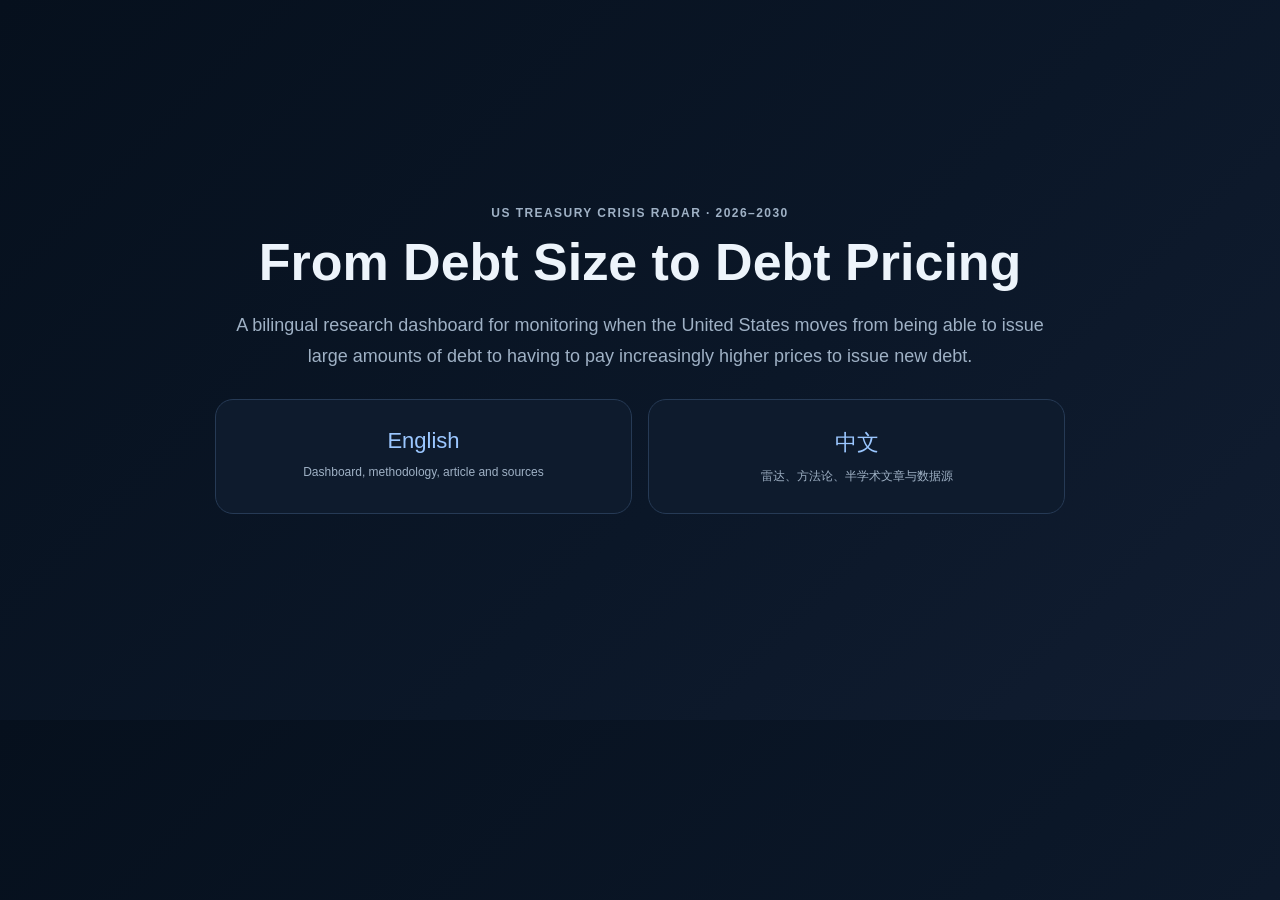
<file: index.html>
<!doctype html><html lang="en"><head><meta charset="utf-8"><meta name="viewport" content="width=device-width,initial-scale=1"><title>U.S. Treasury Crisis Radar 2026–2030</title><link rel="stylesheet" href="assets/styles.css"></head><body><main class="wrap home"><div class="home-card"><div class="eyebrow">US TREASURY CRISIS RADAR · 2026–2030</div><h1>From Debt Size to Debt Pricing</h1><p class="sub">A bilingual research dashboard for monitoring when the United States moves from being able to issue large amounts of debt to having to pay increasingly higher prices to issue new debt.</p><div class="lang-grid"><div class="lang-card"><a href="en/">English</a><span class="small">Dashboard, methodology, article and sources</span></div><div class="lang-card"><a href="zh/">中文</a><span class="small">雷达、方法论、半学术文章与数据源</span></div></div></div></main></body></html>
</file>
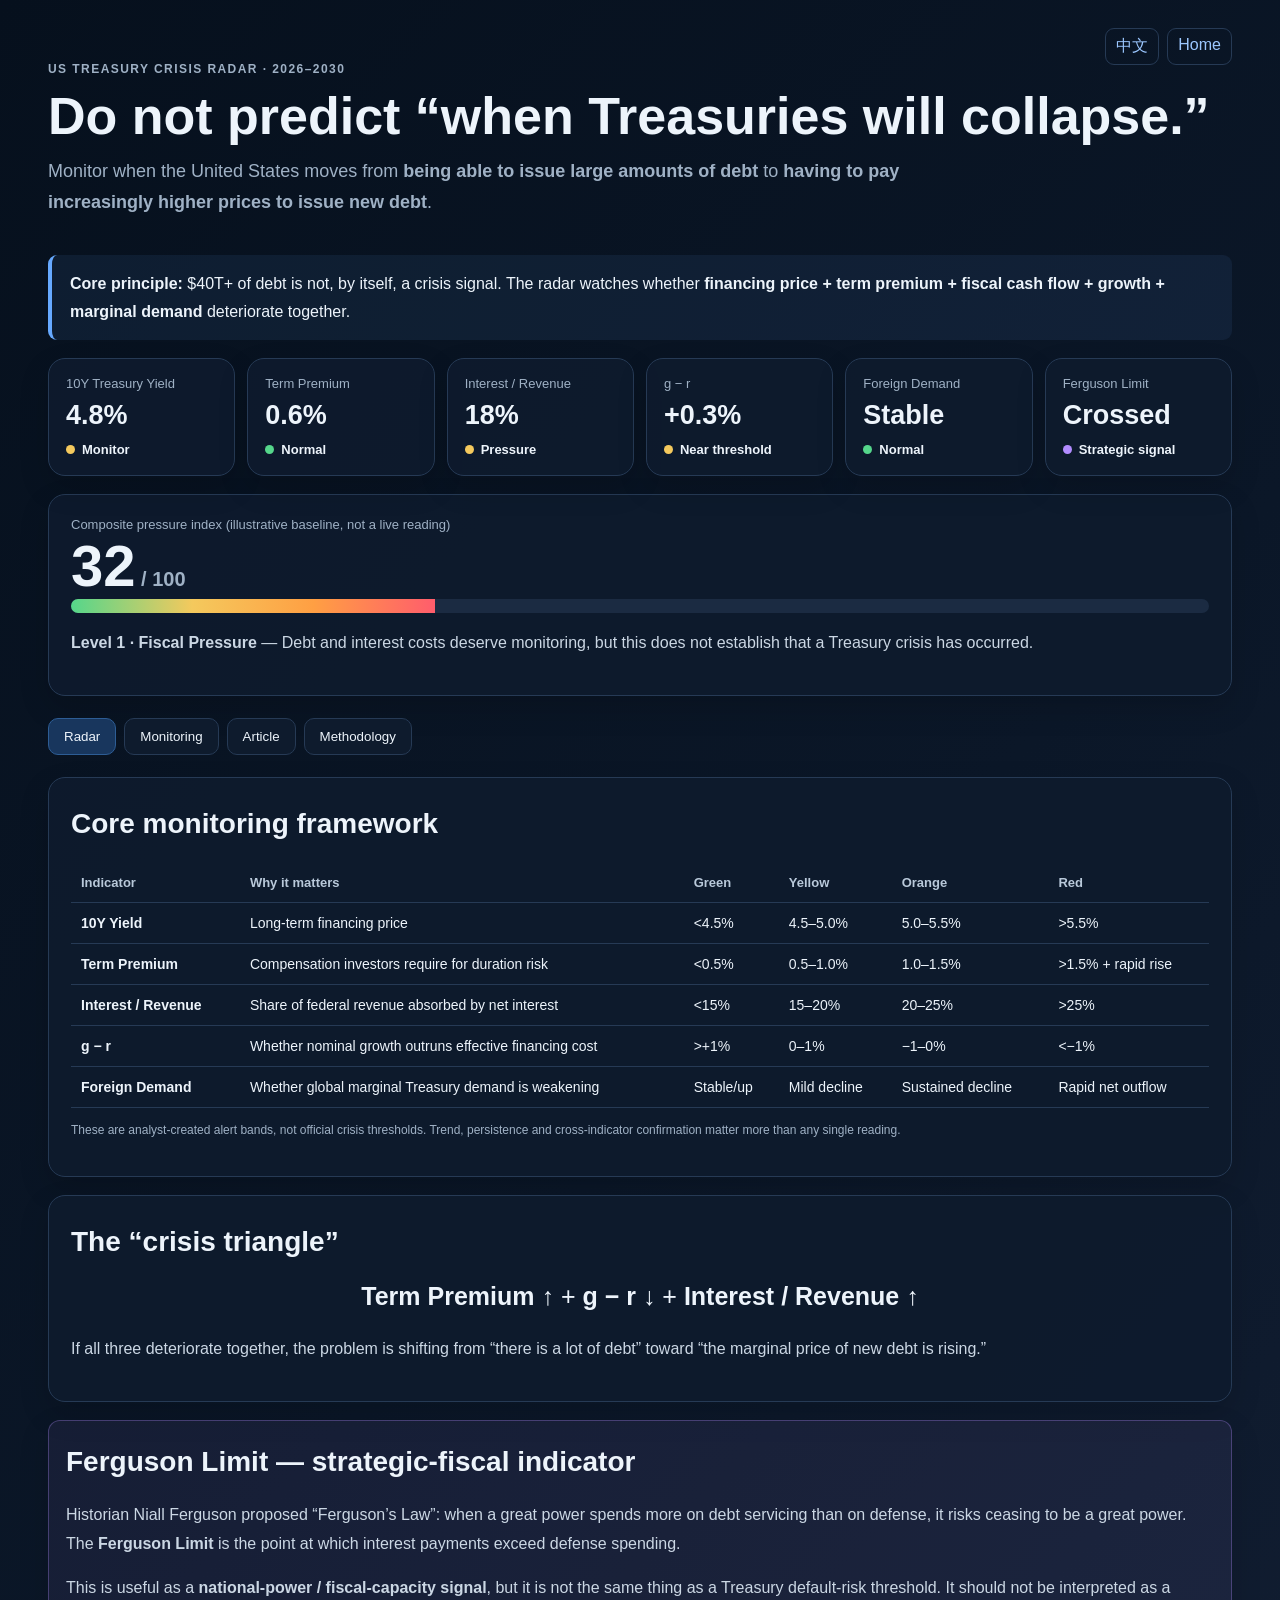
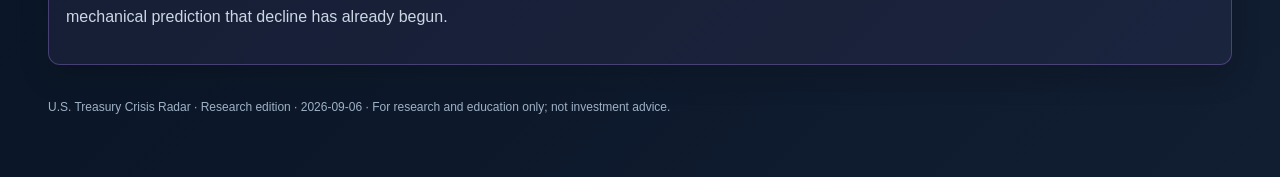
<file: en/index.html>
<!doctype html><html lang="en"><head><meta charset="utf-8"><meta name="viewport" content="width=device-width,initial-scale=1"><title>U.S. Treasury Crisis Radar · 2026–2030</title><link rel="stylesheet" href="../assets/styles.css"><script src="../assets/app.js" defer></script></head><body><div class="wrap"><div class="lang"><a href="../zh/">中文</a><a href="../">Home</a></div><section class="hero"><div class="eyebrow">US TREASURY CRISIS RADAR · 2026–2030</div><h1>Do not predict “when Treasuries will collapse.”</h1><div class="sub">Monitor when the United States moves from <b>being able to issue large amounts of debt</b> to <b>having to pay increasingly higher prices to issue new debt</b>.</div></section><div class="notice"><b>Core principle:</b> $40T+ of debt is not, by itself, a crisis signal. The radar watches whether <b>financing price + term premium + fiscal cash flow + growth + marginal demand</b> deteriorate together.</div><div class="grid"><div class="card"><div class="label">10Y Treasury Yield</div><div class="metric">4.8%</div><div class="status"><span class="dot yellow"></span>Monitor</div></div><div class="card"><div class="label">Term Premium</div><div class="metric">0.6%</div><div class="status"><span class="dot green"></span>Normal</div></div><div class="card"><div class="label">Interest / Revenue</div><div class="metric">18%</div><div class="status"><span class="dot yellow"></span>Pressure</div></div><div class="card"><div class="label">g − r</div><div class="metric">+0.3%</div><div class="status"><span class="dot yellow"></span>Near threshold</div></div><div class="card"><div class="label">Foreign Demand</div><div class="metric">Stable</div><div class="status"><span class="dot green"></span>Normal</div></div><div class="card"><div class="label">Ferguson Limit</div><div class="metric">Crossed</div><div class="status"><span class="dot purple"></span>Strategic signal</div></div></div><div class="panel"><div class="label">Composite pressure index (illustrative baseline, not a live reading)</div><div class="score">32<span style="font-size:20px;color:var(--muted)"> / 100</span></div><div class="bar"><div class="fill"></div></div><p><b>Level 1 · Fiscal Pressure</b> — Debt and interest costs deserve monitoring, but this does not establish that a Treasury crisis has occurred.</p></div><div class="tabs"><button class="active" onclick="show('radar',this)">Radar</button><button onclick="show('table',this)">Monitoring</button><button onclick="show('article',this)">Article</button><button onclick="show('method',this)">Methodology</button></div><section id="radar" class="view active"><div class="panel"><h2>Core monitoring framework</h2><table><tr><th>Indicator</th><th>Why it matters</th><th>Green</th><th>Yellow</th><th>Orange</th><th>Red</th></tr><tr><td><b>10Y Yield</b></td><td>Long-term financing price</td><td>&lt;4.5%</td><td>4.5–5.0%</td><td>5.0–5.5%</td><td>&gt;5.5%</td></tr><tr><td><b>Term Premium</b></td><td>Compensation investors require for duration risk</td><td>&lt;0.5%</td><td>0.5–1.0%</td><td>1.0–1.5%</td><td>&gt;1.5% + rapid rise</td></tr><tr><td><b>Interest / Revenue</b></td><td>Share of federal revenue absorbed by net interest</td><td>&lt;15%</td><td>15–20%</td><td>20–25%</td><td>&gt;25%</td></tr><tr><td><b>g − r</b></td><td>Whether nominal growth outruns effective financing cost</td><td>&gt;+1%</td><td>0–1%</td><td>−1–0%</td><td>&lt;−1%</td></tr><tr><td><b>Foreign Demand</b></td><td>Whether global marginal Treasury demand is weakening</td><td>Stable/up</td><td>Mild decline</td><td>Sustained decline</td><td>Rapid net outflow</td></tr></table><p class="small">These are analyst-created alert bands, not official crisis thresholds. Trend, persistence and cross-indicator confirmation matter more than any single reading.</p></div><div class="panel"><h2>The “crisis triangle”</h2><div class="triangle"><b>Term Premium ↑</b> + <b>g − r ↓</b> + <b>Interest / Revenue ↑</b></div><p>If all three deteriorate together, the problem is shifting from “there is a lot of debt” toward “the marginal price of new debt is rising.”</p></div><div class="panel callout"><h2>Ferguson Limit — strategic-fiscal indicator</h2><p>Historian Niall Ferguson proposed “Ferguson’s Law”: when a great power spends more on debt servicing than on defense, it risks ceasing to be a great power. The <b>Ferguson Limit</b> is the point at which interest payments exceed defense spending.</p><p>This is useful as a <b>national-power / fiscal-capacity signal</b>, but it is not the same thing as a Treasury default-risk threshold. It should not be interpreted as a mechanical prediction that decline has already begun.</p></div></section><section id="table" class="view"><div class="panel"><h2>2026–2030 monitoring table</h2><table><tr><th>Indicator</th><th>Frequency</th><th>Displayed value</th><th>Status</th><th>Source</th></tr><tr><td>Debt Outstanding</td><td>Daily</td><td data-debt>Loading…</td><td><span class="badge byellow">Scale</span></td><td><a href="https://fiscaldata.treasury.gov/datasets/debt-to-the-penny/" target="_blank">Treasury Fiscal Data</a></td></tr><tr><td>10Y Treasury</td><td>Daily</td><td>4.8% (illustrative)</td><td><span class="badge byellow">Monitor</span></td><td><a href="https://home.treasury.gov/resource-center/data-chart-center/interest-rates" target="_blank">U.S. Treasury</a></td></tr><tr><td>Term Premium</td><td>Daily</td><td>0.6% (illustrative)</td><td><span class="badge bgreen">Normal</span></td><td><a href="https://www.newyorkfed.org/research/data_indicators/term-premia-tabs" target="_blank">New York Fed</a></td></tr><tr><td>Net Interest / Revenue</td><td>Monthly/Quarterly</td><td>18% (illustrative)</td><td><span class="badge byellow">Pressure</span></td><td><a href="https://fiscaldata.treasury.gov/datasets/monthly-treasury-statement/" target="_blank">Treasury MTS</a></td></tr><tr><td>Debt / GDP</td><td>Quarterly</td><td>~100%+ baseline</td><td><span class="badge borange">Long-term pressure</span></td><td><a href="https://www.cbo.gov/publication/62105" target="_blank">CBO</a></td></tr><tr><td>Primary Deficit / GDP</td><td>Quarterly</td><td>Baseline monitoring</td><td><span class="badge byellow">Monitor</span></td><td><a href="https://www.cbo.gov/publication/62105" target="_blank">CBO</a></td></tr><tr><td>Foreign Treasury Demand</td><td>Monthly</td><td>Requires TIC analysis</td><td><span class="badge byellow">Monitor</span></td><td><a href="https://home.treasury.gov/data/treasury-international-capital-tic-system" target="_blank">Treasury TIC</a></td></tr><tr><td>Ferguson Limit</td><td>Fiscal / strategic</td><td>Crossed in 2024 under Ferguson's definition</td><td><span class="badge bpurple">Strategic signal</span></td><td><a href="https://www.hoover.org/research/fergusons-law" target="_blank">Hoover Institution</a></td></tr></table><button class="refresh" onclick="loadDebt()">Refresh Treasury debt</button><p class="small">Treasury Debt to the Penny is fetched live in the browser. Other values are intentionally labeled as illustrative/reference values until the multi-source data pipeline is implemented.</p></div></section><section id="article" class="view article"><div class="panel"><h2>Do not predict “when Treasuries will collapse”: monitor the price of financing</h2><h3>Abstract</h3><p>Discussion of U.S. Treasury debt often falls into two extremes: one expects a sudden collapse after debt reaches some number; the other argues that the United States can borrow indefinitely because it issues the world’s dominant reserve currency. A more useful question is not “when will Treasuries collapse?” but when the United States moves from being able to issue large amounts of debt to having to pay increasingly higher prices to issue new debt.</p><h3>1. $40T+ is not a crisis by itself</h3><p>Debt stock is a stock variable. Stress appears through financing conditions. It is also incorrect to multiply all outstanding debt by today’s 10-year yield because Treasuries have different maturities, coupons and refinancing schedules.</p><h3>2. The constraint is real resources, not simply dollars</h3><p>The ability to issue dollars is a major U.S. advantage, but the government cannot create oil, chips, electricity, housing, engineers or productivity by decree. Persistent fiscal expansion can eventually show up through inflation, long-term yields, term premia or forms of financial repression.</p><h3>3. Why the term premium matters</h3><p>A higher 10-year yield is not automatically a fiscal crisis. It may reflect stronger growth, inflation or expectations for future short rates. A more concerning pattern is weak growth or monetary easing while long yields remain elevated and term premia rise.</p><h3>4. g − r: can the economy outrun debt costs?</h3><p>A simplified debt dynamic is <code>Δ(Debt/GDP) ≈ Primary Deficit + (r − g) × Debt/GDP</code>. If nominal growth stays below the effective financing cost while primary deficits persist, stabilizing debt becomes harder.</p><h3>5. Interest / Revenue: how much future fiscal space is already committed?</h3><p>Net interest as a share of federal revenue is intuitive: for each dollar of federal revenue, how much is being absorbed by the cost of past borrowing?</p><h3>6. Are foreign investors really leaving?</h3><p>A change in one country’s Treasury holdings is not the same as a global selloff. Separate official reserves from private capital and Treasury holdings from the broader stock of dollar assets. Watch persistent changes in marginal long-duration demand.</p><h3>7. Ferguson Limit: a different question</h3><p>Niall Ferguson's “Ferguson’s Law” adds a strategic-fiscal lens. His formulation says that when debt-servicing costs exceed defense spending, a great power risks ceasing to be a great power. He calls that crossing point the <b>Ferguson Limit</b>. The name refers to 18th-century Scottish philosopher Adam Ferguson, not Niall Ferguson himself.</p><p>The Ferguson Limit should therefore be treated as a <b>strategic capacity warning</b>, not as a technical default trigger. It asks whether debt service is beginning to compete with a core component of national power. The Treasury Crisis Radar asks a different question: whether the marginal price of new borrowing is rising enough to constrain fiscal and monetary choices.</p><h3>8. Five signals deserve high attention</h3><p><b>10Y yield ↑ + Term Premium ↑ + Interest/Revenue ↑ + g−r ↓ + foreign marginal demand ↓</b> is more informative than any single indicator.</p><h3>9. Five-stage framework</h3><p><b>Stage 1:</b> large borrowing remains inexpensive; <b>Stage 2:</b> borrowing remains available but becomes more expensive; <b>Stage 3:</b> interest costs increasingly crowd out fiscal space; <b>Stage 4:</b> fiscal-dominance risk rises; <b>Stage 5:</b> adjustment may occur through fiscal consolidation, financial repression, inflation, higher nominal growth, or some combination.</p><h3>Conclusion</h3><blockquote>The signal worth waiting for is not a “collapse date.” It is a persistent rise in the marginal price of debt, reinforced by worsening fiscal capacity.</blockquote></div></section><section id="method" class="view"><div class="panel"><h2>Methodology</h2><ol><li><b>Debt stock:</b> how large is the debt?</li><li><b>Fiscal flow:</b> are deficits still creating new debt?</li><li><b>Financing price:</b> are 10Y/30Y yields persistently rising?</li><li><b>Risk compensation:</b> is the term premium rising?</li><li><b>Growth differential:</b> is <code>g−r</code> turning negative?</li><li><b>Fiscal capacity:</b> is Interest/Revenue rising?</li><li><b>Marginal demand:</b> are foreign/private investors reducing long-duration Treasury demand?</li><li><b>Strategic capacity:</b> has the Ferguson Limit been crossed, and is the gap widening?</li></ol><p><code>Illustrative Score = 20% Term Premium + 20% g−r + 20% Interest/Revenue + 20% Fiscal Deficit + 20% Market Demand</code></p><p class="small">The score is a research framework, not an official risk measure or investment signal. Ferguson Limit is kept outside the composite because it measures strategic-fiscal capacity rather than marginal Treasury pricing.</p></div><div class="panel"><h2>Authoritative sources</h2><ul class="source-list"><li><a href="https://fiscaldata.treasury.gov/" target="_blank">U.S. Treasury Fiscal Data</a> — debt, rates and fiscal data.</li><li><a href="https://www.cbo.gov/publication/62105" target="_blank">CBO 2026–2036 Budget and Economic Outlook</a> — deficit, debt and interest baseline. CBO projects debt held by the public rising from 101% of GDP in 2026 to 120% in 2036, with net interest rising from 3.3% to 4.6% of GDP.</li><li><a href="https://www.newyorkfed.org/research/data_indicators/term-premia-tabs" target="_blank">New York Fed Treasury Term Premium</a> — term-premium estimates.</li><li><a href="https://home.treasury.gov/data/treasury-international-capital-tic-system" target="_blank">Treasury TIC</a> — foreign portfolio flows and holdings.</li><li><a href="https://www.hoover.org/research/fergusons-law" target="_blank">Hoover Institution — Ferguson’s Law</a> — primary institutional source for Ferguson’s Law and the Ferguson Limit.</li><li><a href="https://www.hoover.org/sites/default/files/research/docs/fergusons-law.pdf" target="_blank">Ferguson’s Law working paper</a> — debt service, military spending and fiscal limits of power.</li></ul></div></section><div class="footer">U.S. Treasury Crisis Radar · Research edition · 2026-09-06 · For research and education only; not investment advice.</div></div></body></html>
</file>
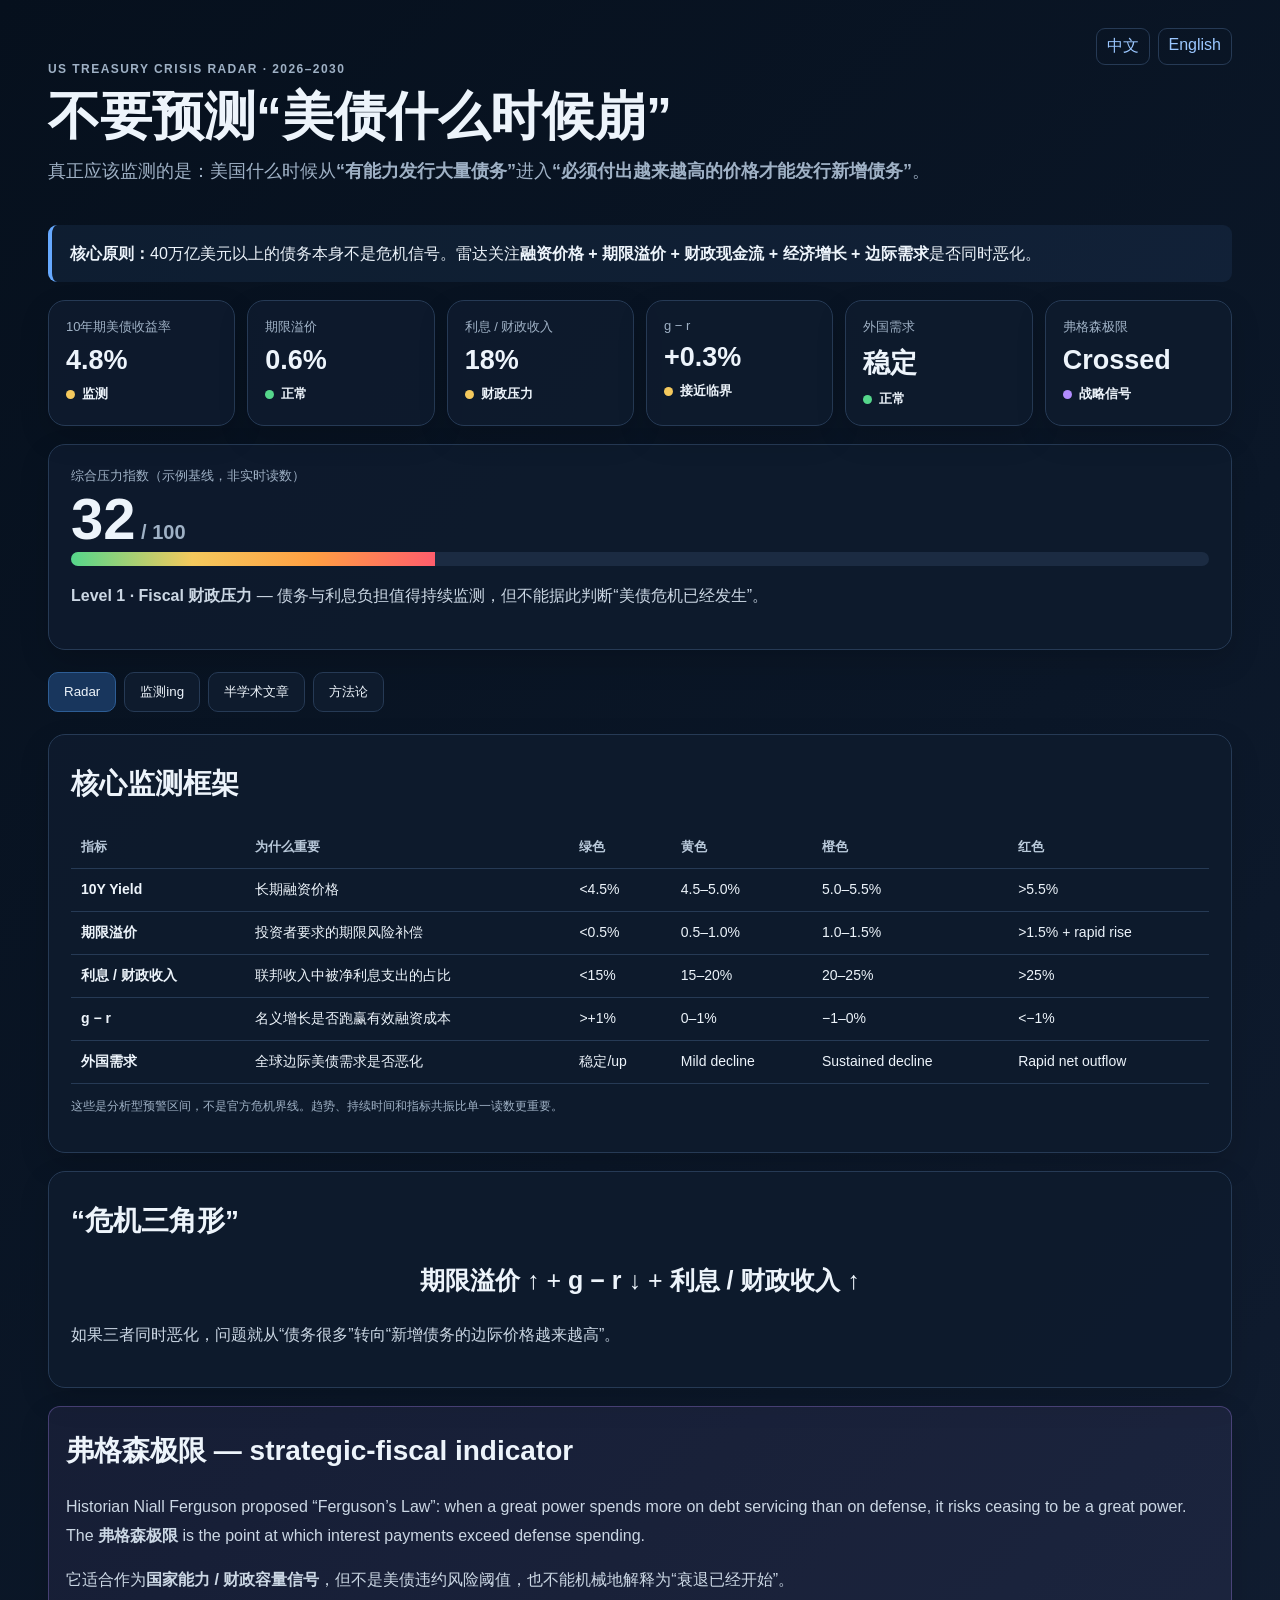
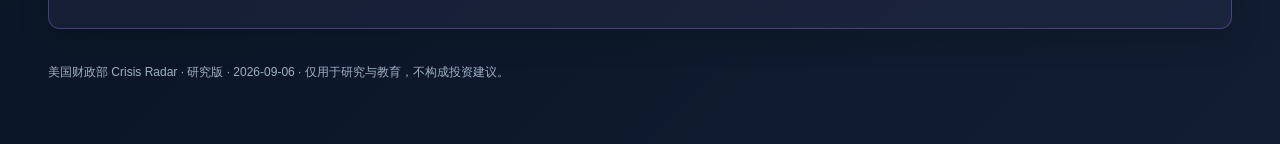
<file: zh/index.html>
<!doctype html><html lang="zh-CN"><head><meta charset="utf-8"><meta name="viewport" content="width=device-width,initial-scale=1"><title>美国美债危机雷达 · 2026–2030</title><link rel="stylesheet" href="../assets/styles.css"><script src="../assets/app.js" defer></script></head><body><div class="wrap"><div class="lang"><a href="../zh/">中文</a><a href="../en/">English</a></div><section class="hero"><div class="eyebrow">US TREASURY CRISIS RADAR · 2026–2030</div><h1>不要预测“美债什么时候崩”</h1><div class="sub">真正应该监测的是：美国什么时候从<b>“有能力发行大量债务”</b>进入<b>“必须付出越来越高的价格才能发行新增债务”</b>。</div></section><div class="notice"><b>核心原则：</b>40万亿美元以上的债务本身不是危机信号。雷达关注<b>融资价格 + 期限溢价 + 财政现金流 + 经济增长 + 边际需求</b>是否同时恶化。</div><div class="grid"><div class="card"><div class="label">10年期美债收益率</div><div class="metric">4.8%</div><div class="status"><span class="dot yellow"></span>监测</div></div><div class="card"><div class="label">期限溢价</div><div class="metric">0.6%</div><div class="status"><span class="dot green"></span>正常</div></div><div class="card"><div class="label">利息 / 财政收入</div><div class="metric">18%</div><div class="status"><span class="dot yellow"></span>财政压力</div></div><div class="card"><div class="label">g − r</div><div class="metric">+0.3%</div><div class="status"><span class="dot yellow"></span>接近临界</div></div><div class="card"><div class="label">外国需求</div><div class="metric">稳定</div><div class="status"><span class="dot green"></span>正常</div></div><div class="card"><div class="label">弗格森极限</div><div class="metric">Crossed</div><div class="status"><span class="dot purple"></span>战略信号</div></div></div><div class="panel"><div class="label">综合压力指数（示例基线，非实时读数）</div><div class="score">32<span style="font-size:20px;color:var(--muted)"> / 100</span></div><div class="bar"><div class="fill"></div></div><p><b>Level 1 · Fiscal 财政压力</b> — 债务与利息负担值得持续监测，但不能据此判断“美债危机已经发生”。</p></div><div class="tabs"><button class="active" onclick="show('radar',this)">Radar</button><button onclick="show('table',this)">监测ing</button><button onclick="show('article',this)">半学术文章</button><button onclick="show('method',this)">方法论</button></div><section id="radar" class="view active"><div class="panel"><h2>核心监测框架</h2><table><tr><th>指标</th><th>为什么重要</th><th>绿色</th><th>黄色</th><th>橙色</th><th>红色</th></tr><tr><td><b>10Y Yield</b></td><td>长期融资价格</td><td>&lt;4.5%</td><td>4.5–5.0%</td><td>5.0–5.5%</td><td>&gt;5.5%</td></tr><tr><td><b>期限溢价</b></td><td>投资者要求的期限风险补偿</td><td>&lt;0.5%</td><td>0.5–1.0%</td><td>1.0–1.5%</td><td>&gt;1.5% + rapid rise</td></tr><tr><td><b>利息 / 财政收入</b></td><td>联邦收入中被净利息支出的占比</td><td>&lt;15%</td><td>15–20%</td><td>20–25%</td><td>&gt;25%</td></tr><tr><td><b>g − r</b></td><td>名义增长是否跑赢有效融资成本</td><td>&gt;+1%</td><td>0–1%</td><td>−1–0%</td><td>&lt;−1%</td></tr><tr><td><b>外国需求</b></td><td>全球边际美债需求是否恶化</td><td>稳定/up</td><td>Mild decline</td><td>Sustained decline</td><td>Rapid net outflow</td></tr></table><p class="small">这些是分析型预警区间，不是官方危机界线。趋势、持续时间和指标共振比单一读数更重要。</p></div><div class="panel"><h2>“危机三角形”</h2><div class="triangle"><b>期限溢价 ↑</b> + <b>g − r ↓</b> + <b>利息 / 财政收入 ↑</b></div><p>如果三者同时恶化，问题就从“债务很多”转向“新增债务的边际价格越来越高”。</p></div><div class="panel callout"><h2>弗格森极限 — strategic-fiscal indicator</h2><p>Historian Niall Ferguson proposed “Ferguson’s Law”: when a great power spends more on debt servicing than on defense, it risks ceasing to be a great power. The <b>弗格森极限</b> is the point at which interest payments exceed defense spending.</p><p>它适合作为<b>国家能力 / 财政容量信号</b>，但不是美债违约风险阈值，也不能机械地解释为“衰退已经开始”。</p></div></section><section id="table" class="view"><div class="panel"><h2>2026–2030监测表</h2><table><tr><th>指标</th><th>Frequency</th><th>Displayed value</th><th>Status</th><th>Source</th></tr><tr><td>债务余额</td><td>每日</td><td data-debt>Loading…</td><td><span class="badge byellow">规模监测</span></td><td><a href="https://fiscaldata.treasury.gov/datasets/debt-to-the-penny/" target="_blank">Treasury Fiscal Data</a></td></tr><tr><td>10Y Treasury</td><td>每日</td><td>4.8% (illustrative)</td><td><span class="badge byellow">监测</span></td><td><a href="https://home.treasury.gov/resource-center/data-chart-center/interest-rates" target="_blank">美国财政部</a></td></tr><tr><td>期限溢价</td><td>每日</td><td>0.6% (illustrative)</td><td><span class="badge bgreen">正常</span></td><td><a href="https://www.newyorkfed.org/research/data_indicators/term-premia-tabs" target="_blank">纽约联储</a></td></tr><tr><td>Net 利息 / 财政收入</td><td>月度/季度</td><td>18% (illustrative)</td><td><span class="badge byellow">财政压力</span></td><td><a href="https://fiscaldata.treasury.gov/datasets/monthly-treasury-statement/" target="_blank">财政部月度财务报表</a></td></tr><tr><td>债务 / GDP</td><td>季度</td><td>~100%+ baseline</td><td><span class="badge borange">Long-term pressure</span></td><td><a href="https://www.cbo.gov/publication/62105" target="_blank">CBO</a></td></tr><tr><td>初级赤字 / GDP</td><td>季度</td><td>基准情景监测</td><td><span class="badge byellow">监测</span></td><td><a href="https://www.cbo.gov/publication/62105" target="_blank">CBO</a></td></tr><tr><td>外国美债需求</td><td>每月</td><td>需要结合TIC判断</td><td><span class="badge byellow">监测</span></td><td><a href="https://home.treasury.gov/data/treasury-international-capital-tic-system" target="_blank">Treasury TIC</a></td></tr><tr><td>弗格森极限</td><td>Fiscal / strategic</td><td>Crossed in 2024 under Ferguson's definition</td><td><span class="badge bpurple">战略信号</span></td><td><a href="https://www.hoover.org/research/fergusons-law" target="_blank">Hoover Institution</a></td></tr></table><button class="refresh" onclick="loadDebt()">刷新美债余额</button><p class="small">Treasury Debt to the Penny可在浏览器中实时抓取。其他指标在多源数据管道完成前，均明确标为示例/参考值。</p></div></section><section id="article" class="view article"><div class="panel"><h2>不要预测“美债什么时候崩”：真正应该监测融资价格</h2><h3>摘要</h3><p>Discussion of 美国财政部 debt often falls into two extremes: one expects a sudden collapse after debt reaches some number; the other argues that the United States can borrow indefinitely because it issues the world’s dominant reserve currency. A more useful question is not “when will Treasuries collapse?” but when the United States moves from being able to issue large amounts of debt to having to pay increasingly higher prices to issue new debt.</p><h3>1. 40万亿美元以上不是危机本身</h3><p>债务总额是存量指标，真正的压力通过融资条件体现。也不能把全部未偿债务直接乘以当前10年期收益率，因为美债具有不同期限、票息和再融资时间表。</p><h3>2. 美国的约束是实际资源，而不只是美元数量</h3><p>美元发行能力是美国的巨大优势，但政府不能凭空创造石油、芯片、电力、住房、工程师和生产率。持续财政扩张最终可能通过通胀、长期利率、期限溢价或金融压制表现出来。</p><h3>3. 为什么期限溢价特别重要</h3><p>10年期收益率上升并不自动意味着财政危机。它可能反映更强的增长、更高的通胀或未来短端利率预期。更值得警惕的是经济走弱或货币政策放松，而长端收益率仍然高企、期限溢价继续上升。</p><h3>4. g − r：经济能否跑赢债务成本？</h3><p>一个简化的债务动态关系是 <code>Δ(Debt/GDP) ≈ Primary Deficit + (r − g) × Debt/GDP</code>. 如果名义增长长期低于有效融资成本，同时初级赤字持续存在，稳定债务就会越来越困难。</p><h3>5. 利息 / 财政收入: how much future fiscal space is already committed?</h3><p>净利息支出占财政收入的比例非常直观：政府每收到1美元，有多少已经被过去借债的成本占用？</p><h3>6. 外国投资者是否真的离场？</h3><p>单一国家的美债持仓变化并不等于全球抛售。应区分官方储备与私人资本，也要区分美债持仓与更广义的美元资产。重点观察长期、持续的边际需求变化。</p><h3>7. 弗格森极限: a different question</h3><p>Niall Ferguson's “Ferguson’s Law” adds a strategic-fiscal lens. His formulation says that when debt-servicing costs exceed defense spending, a great power risks ceasing to be a great power. He calls that crossing point the <b>弗格森极限</b>. The name refers to 18th-century Scottish philosopher Adam Ferguson, not Niall Ferguson himself.</p><p>The 弗格森极限 should therefore be treated as a <b>strategic capacity warning</b>, not as a technical default trigger. It asks whether debt service is beginning to compete with a core component of national power. The Treasury Crisis Radar asks a different question: whether the marginal price of new borrowing is rising enough to constrain fiscal and monetary choices.</p><h3>8. 五个信号值得高度警惕</h3><p><b>10Y yield ↑ + 期限溢价 ↑ + Interest/Revenue ↑ + g−r ↓ + foreign marginal demand ↓</b> is more informative than any single indicator.</p><h3>9. 五阶段框架</h3><p><b>第一阶段：</b>可以大量借债且成本较低；<b>第二阶段：</b>仍能借但价格越来越高；<b>第三阶段：</b>利息成本开始明显挤压财政空间；<b>第四阶段：</b>财政主导风险上升；<b>第五阶段：</b>可能通过财政整顿、金融压制、通胀、更高名义增长或多种方式组合完成调整。</p><h3>结论</h3><blockquote>真正值得等待的不是“崩盘日”，而是债务边际价格持续上升，并且财政承受能力同步恶化的拐点。</blockquote></div></section><section id="method" class="view"><div class="panel"><h2>方法论</h2><ol><li><b>Debt stock:</b> 债务有多大？</li><li><b>Fiscal flow:</b> 财政赤字是否继续创造新增债务？</li><li><b>Financing price:</b> 10年/30年期收益率是否持续上升？</li><li><b>Risk compensation:</b> 期限溢价是否上升？</li><li><b>Growth differential:</b> <code>g−r</code>是否转负？</li><li><b>Fiscal capacity:</b> 利息/财政收入是否持续上升？</li><li><b>Marginal demand:</b> 外国及私人投资者是否降低长期美债边际需求？</li><li><b>Strategic capacity:</b> has the 弗格森极限 been crossed, and is the gap widening?</li></ol><p><code>Illustrative Score = 20% 期限溢价 + 20% g−r + 20% Interest/Revenue + 20% Fiscal Deficit + 20% Market Demand</code></p><p class="small">The score is a research framework, not an official risk measure or investment signal. 弗格森极限 is kept outside the composite because it measures strategic-fiscal capacity rather than marginal Treasury pricing.</p></div><div class="panel"><h2>权威数据源</h2><ul class="source-list"><li><a href="https://fiscaldata.treasury.gov/" target="_blank">美国财政部 Fiscal Data</a> — debt, rates and fiscal data.</li><li><a href="https://www.cbo.gov/publication/62105" target="_blank">CBO 2026–2036 Budget and Economic Outlook</a> — deficit, debt and interest baseline. CBO projects debt held by the public rising from 101% of GDP in 2026 to 120% in 2036, with net interest rising from 3.3% to 4.6% of GDP.</li><li><a href="https://www.newyorkfed.org/research/data_indicators/term-premia-tabs" target="_blank">纽约联储 Treasury 期限溢价</a> — term-premium estimates.</li><li><a href="https://home.treasury.gov/data/treasury-international-capital-tic-system" target="_blank">Treasury TIC</a> — foreign portfolio flows and holdings.</li><li><a href="https://www.hoover.org/research/fergusons-law" target="_blank">Hoover Institution — Ferguson’s Law</a> — primary institutional source for Ferguson’s Law and the 弗格森极限.</li><li><a href="https://www.hoover.org/sites/default/files/research/docs/fergusons-law.pdf" target="_blank">Ferguson’s Law working paper</a> — debt service, military spending and fiscal limits of power.</li></ul></div></section><div class="footer">美国财政部 Crisis Radar · 研究版 · 2026-09-06 · 仅用于研究与教育，不构成投资建议。</div></div></body></html>
</file>
<file: assets/styles.css>
:root{--bg:#07111f;--panel:#0e1b2d;--panel2:#13243b;--text:#edf4fb;--muted:#9fb1c5;--line:#263a55;--green:#55d68b;--yellow:#f4c95d;--orange:#ff9f43;--red:#ff5d6c;--blue:#66a9ff;--purple:#b28cff}
*{box-sizing:border-box}html{scroll-behavior:smooth}body{margin:0;background:linear-gradient(135deg,#06101d,#0b1728 58%,#111d31);color:var(--text);font-family:-apple-system,BlinkMacSystemFont,"Segoe UI","PingFang SC","Microsoft YaHei",Arial,sans-serif}.wrap{max-width:1240px;margin:auto;padding:28px}.hero{padding:34px 0 20px}.eyebrow{font-size:12px;letter-spacing:.12em;color:var(--muted);font-weight:700}.hero h1{font-size:clamp(34px,5vw,52px);line-height:1.08;margin:12px 0}.sub{color:var(--muted);font-size:18px;line-height:1.7;max-width:920px}.lang{float:right;display:flex;gap:8px}.lang a, a{color:#9bc7ff;text-decoration:none}.lang a{border:1px solid var(--line);padding:7px 10px;border-radius:9px}.notice{border-left:4px solid var(--blue);padding:15px 18px;background:rgba(102,169,255,.08);border-radius:9px;margin:18px 0;line-height:1.7}.grid{display:grid;grid-template-columns:repeat(6,1fr);gap:12px}.card,.panel{background:rgba(14,27,45,.92);border:1px solid var(--line);border-radius:17px;box-shadow:0 12px 30px rgba(0,0,0,.15)}.card{padding:17px}.panel{padding:22px;margin-top:18px}.metric{font-size:27px;font-weight:800;margin:9px 0}.label{color:var(--muted);font-size:13px}.status{display:inline-flex;align-items:center;gap:7px;font-size:13px;font-weight:700}.dot{width:9px;height:9px;border-radius:50%;display:inline-block}.green{background:var(--green)}.yellow{background:var(--yellow)}.orange{background:var(--orange)}.red{background:var(--red)}.purple{background:var(--purple)}.score{font-size:58px;font-weight:850}.bar{height:14px;background:#1b2b42;border-radius:99px;overflow:hidden}.fill{height:100%;width:32%;background:linear-gradient(90deg,var(--green),var(--yellow),var(--orange),var(--red))}.tabs{display:flex;gap:8px;margin:22px 0;flex-wrap:wrap}.tabs button{border:1px solid var(--line);background:var(--panel);color:var(--text);padding:10px 15px;border-radius:10px;cursor:pointer}.tabs button.active{background:#18365d;border-color:#2d5d95}.view{display:none}.view.active{display:block}h2{margin-top:8px;font-size:28px}h3{font-size:21px;margin-top:28px}p,li{line-height:1.78;color:#cbd7e4}blockquote{border-left:3px solid var(--blue);margin:20px 0;padding:8px 18px;color:#dce7f3;font-size:20px}code{background:#14263d;padding:2px 6px;border-radius:5px}table{width:100%;border-collapse:collapse}th,td{padding:12px 10px;border-bottom:1px solid var(--line);text-align:left;vertical-align:top}th{color:#b9c9da;font-size:13px}td{font-size:14px}.badge{display:inline-block;padding:4px 9px;border-radius:99px;font-size:12px;font-weight:750}.bgreen{background:rgba(85,214,139,.14);color:var(--green)}.byellow{background:rgba(244,201,93,.14);color:var(--yellow)}.borange{background:rgba(255,159,67,.14);color:var(--orange)}.bred{background:rgba(255,93,108,.14);color:var(--red)}.bpurple{background:rgba(178,140,255,.14);color:var(--purple)}.small{font-size:12px;color:var(--muted)}.source-list li{margin:8px 0}.footer{padding:35px 0;color:var(--muted);font-size:12px}.hero-actions{display:flex;gap:10px;flex-wrap:wrap;margin-top:18px}.primary{display:inline-block;background:#1d4d83;color:white;padding:10px 15px;border-radius:10px}.secondary{display:inline-block;border:1px solid var(--line);padding:10px 15px;border-radius:10px}.triangle{font-size:clamp(18px,3vw,25px);text-align:center;margin:24px 0}.callout{background:rgba(178,140,255,.07);border:1px solid rgba(178,140,255,.3);padding:17px;border-radius:12px}.home{min-height:80vh;display:grid;place-items:center;text-align:center}.home-card{max-width:850px}.home-card h1{font-size:52px;margin:12px 0}.lang-grid{display:grid;grid-template-columns:1fr 1fr;gap:16px;margin-top:28px}.lang-card{padding:28px;border:1px solid var(--line);background:var(--panel);border-radius:18px}.lang-card a{display:block;font-size:22px;margin-bottom:8px}.refresh{margin-top:14px;border:1px solid var(--line);background:#14263d;color:var(--text);padding:9px 13px;border-radius:9px;cursor:pointer}@media(max-width:1100px){.grid{grid-template-columns:repeat(3,1fr)}}@media(max-width:700px){.wrap{padding:18px}.grid{grid-template-columns:repeat(2,1fr)}.lang-grid{grid-template-columns:1fr}.lang{float:none;margin-bottom:12px}.hero h1{font-size:36px}}@media(max-width:460px){.grid{grid-template-columns:1fr}.card{padding:15px}table{display:block;overflow-x:auto;white-space:nowrap}}
</file>
